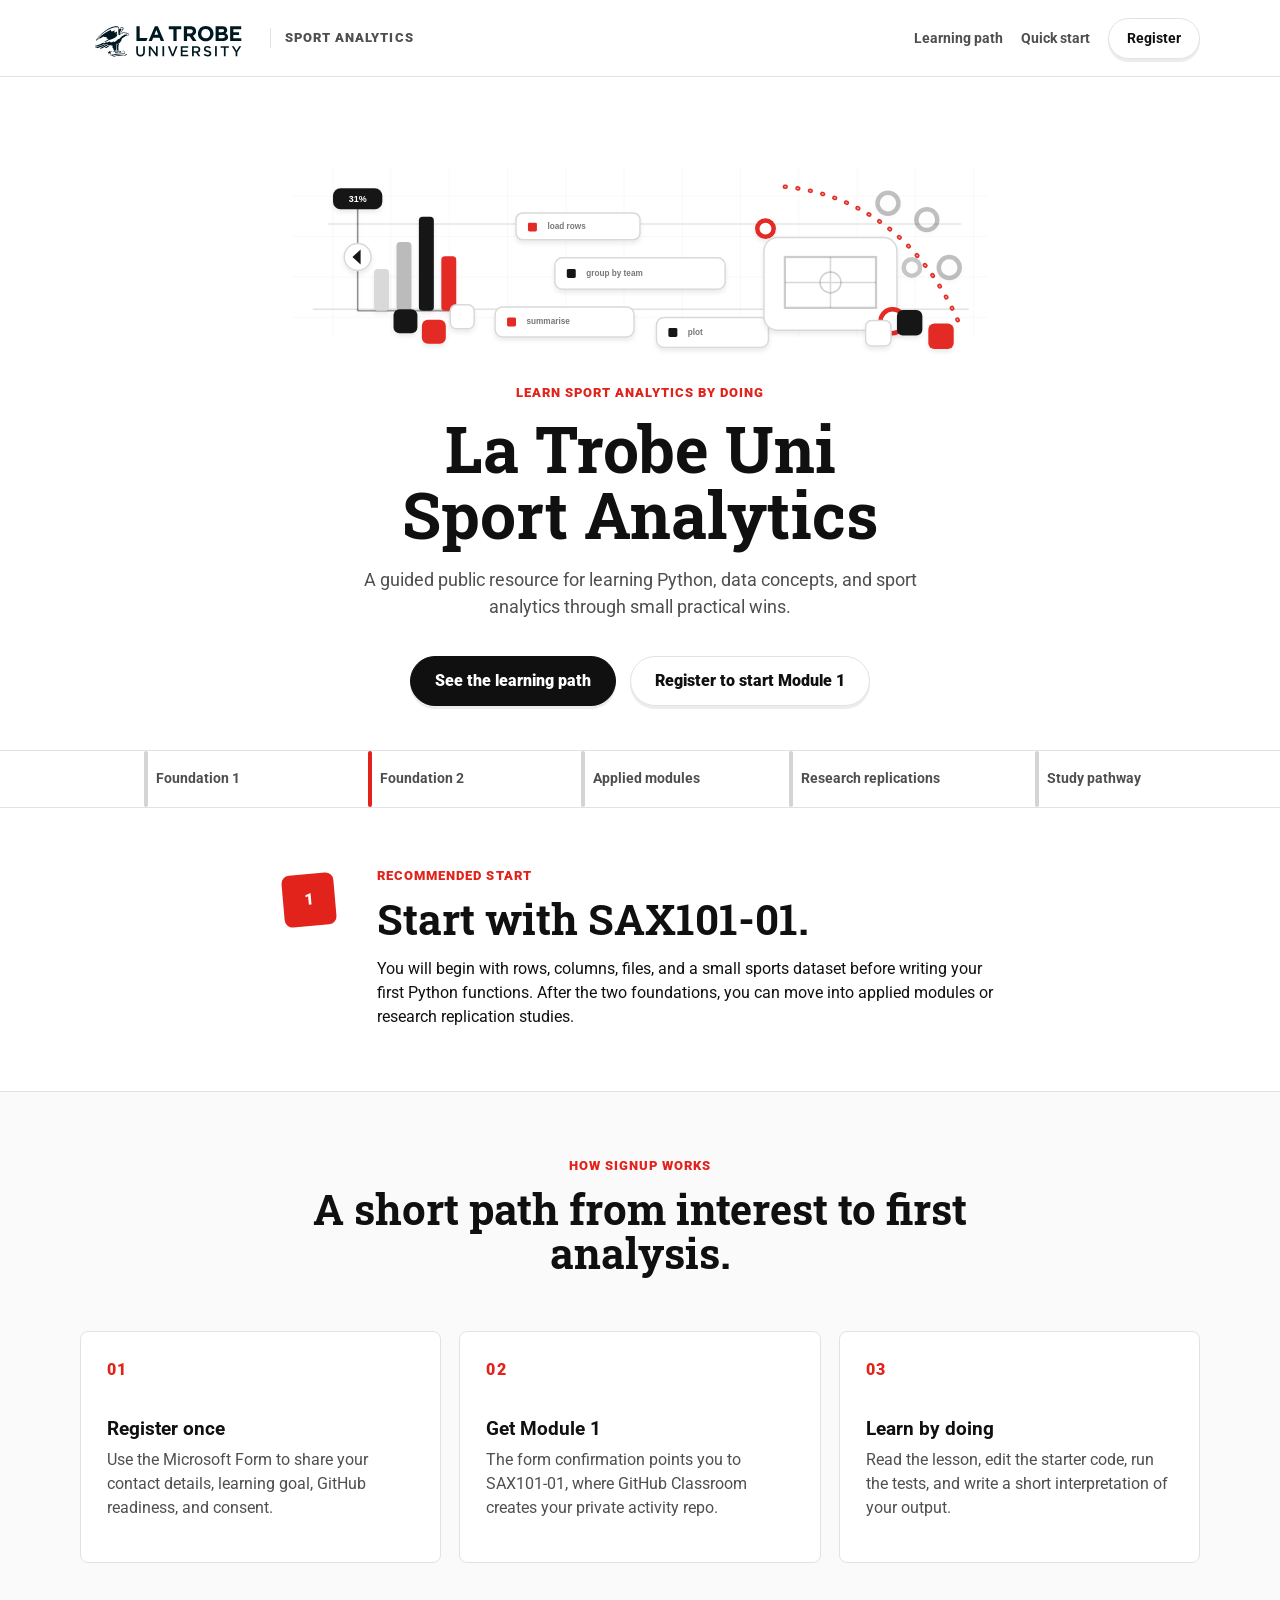
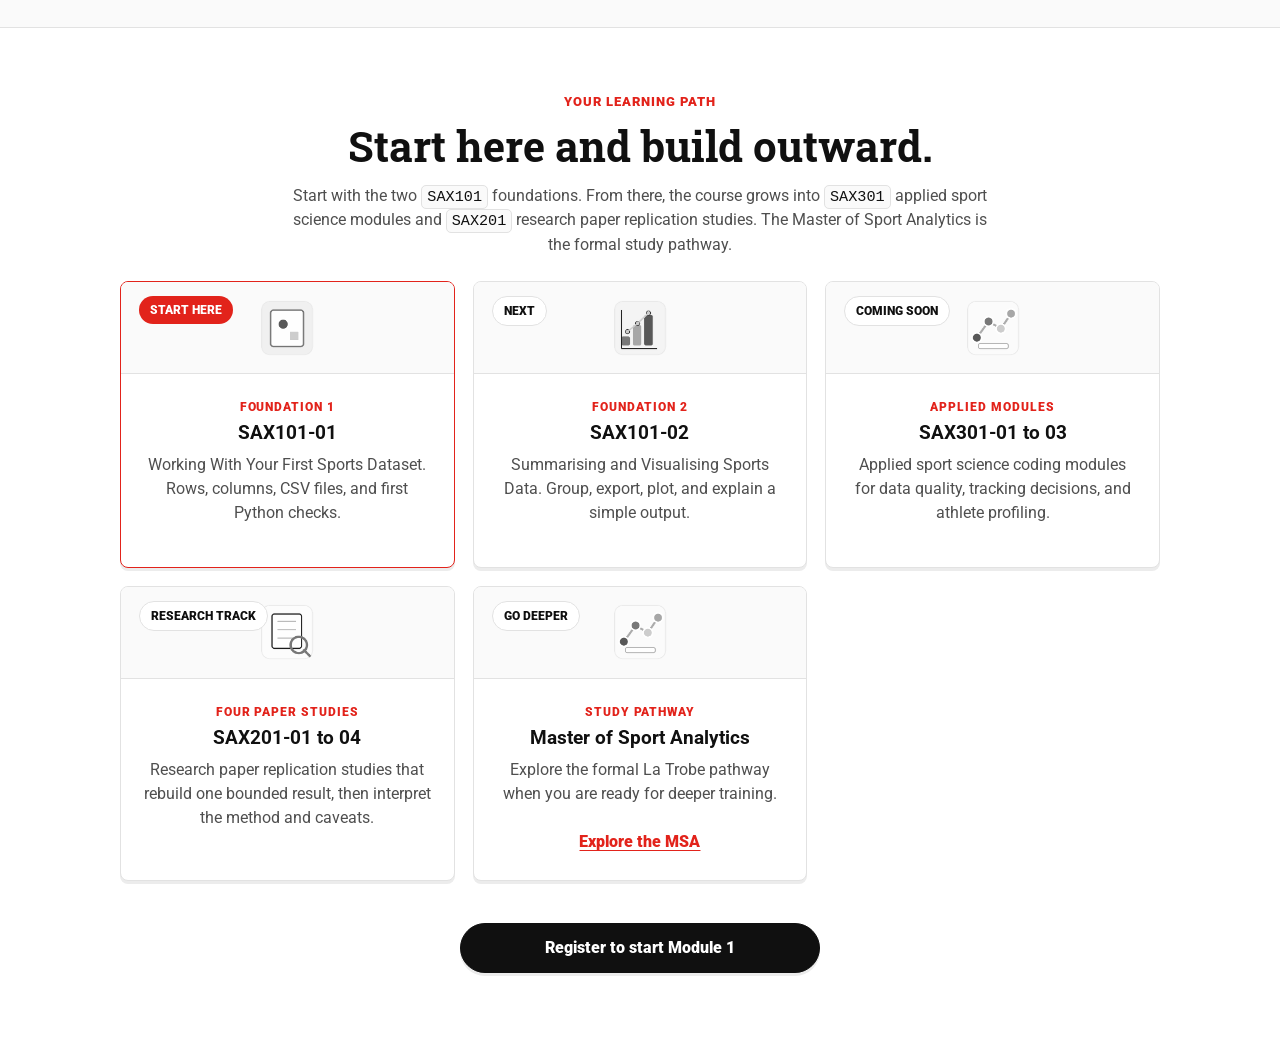
<file: docs/index.html>
<!doctype html>
<html lang="en">
<head>
  <meta charset="utf-8">
  <meta name="viewport" content="width=device-width, initial-scale=1">
  <title>La Trobe Uni Sport Analytics</title>
  <meta name="description" content="A guided, beginner-friendly public resource for learning sport analytics with Python through La Trobe Uni Sport Analytics.">
  <link rel="stylesheet" href="./styles.css">
</head>
<body data-page="home">
  <header class="site-header">
    <div class="shell header-inner">
      <a class="brand-lockup" href="./index.html" aria-label="La Trobe Uni Sport Analytics home">
        <span class="logo-panel"><img src="./assets/la-trobe-logo-black.svg" alt="La Trobe University"></span>
        <span class="program-label">Sport Analytics</span>
      </a>
      <nav class="site-nav" aria-label="Primary">
        <a href="#path">Learning path</a>
        <a href="./quick-start.html">Quick start</a>
        <a class="nav-cta" href="./register.html">Register</a>
      </nav>
    </div>
  </header>

  <main>
    <section class="hero-screen" aria-labelledby="hero-title">
      <div class="shell hero-inner">
        <div class="hero-visual" aria-hidden="true">
          <img src="./assets/hero-sport-data-lab.svg" alt="">
        </div>
        <p class="hero-kicker">Learn sport analytics by doing</p>
        <h1 id="hero-title"><span>La Trobe Uni</span><span>Sport Analytics</span></h1>
        <p class="hero-copy">
          A guided public resource for learning Python, data concepts, and sport analytics through small practical wins.
        </p>

        <div class="hero-actions">
          <a class="button primary" href="#path">See the learning path</a>
          <a class="button secondary" href="./register.html">Register to start Module 1</a>
        </div>
      </div>
      <div class="topic-rail-wrap">
        <div class="topic-rail shell" aria-label="Course themes">
          <span><span class="rail-dot rail-blue"></span>Foundation 1</span>
          <span><span class="rail-dot rail-red"></span>Foundation 2</span>
          <span><span class="rail-dot rail-green"></span>Applied modules</span>
          <span><span class="rail-dot rail-yellow"></span>Research replications</span>
          <span><span class="rail-dot rail-dark"></span>Study pathway</span>
        </div>
      </div>
    </section>

    <section class="recommendation-section" aria-labelledby="recommendation-title">
      <div class="shell recommendation-layout">
        <div class="step-chip" aria-hidden="true">1</div>
        <div>
          <p class="section-label">Recommended start</p>
          <h2 id="recommendation-title">Start with SAX101-01.</h2>
          <p>
            You will begin with rows, columns, files, and a small sports dataset before writing your first Python functions. After the two foundations, you can move into applied modules or research replication studies.
          </p>
        </div>
      </div>
    </section>

    <section class="story-section" aria-labelledby="story-title">
      <div class="shell story-layout">
        <div class="section-heading">
          <p class="section-label">How signup works</p>
          <h2 id="story-title">A short path from interest to first analysis.</h2>
        </div>
        <div class="story-steps">
          <article>
            <span>01</span>
            <h3>Register once</h3>
            <p>Use the Microsoft Form to share your contact details, learning goal, GitHub readiness, and consent.</p>
          </article>
          <article>
            <span>02</span>
            <h3>Get Module 1</h3>
            <p>The form confirmation points you to SAX101-01, where GitHub Classroom creates your private activity repo.</p>
          </article>
          <article>
            <span>03</span>
            <h3>Learn by doing</h3>
            <p>Read the lesson, edit the starter code, run the tests, and write a short interpretation of your output.</p>
          </article>
        </div>
      </div>
    </section>

    <section class="path-section" id="path" aria-labelledby="path-title">
      <div class="shell">
        <div class="section-heading">
          <p class="section-label">Your learning path</p>
          <h2 id="path-title">Start here and build outward.</h2>
          <p class="section-intro">
            Start with the two <code>SAX101</code> foundations. From there, the course grows into
            <code>SAX301</code> applied sport science modules and <code>SAX201</code> research paper
            replication studies. The Master of Sport Analytics is the formal study pathway.
          </p>
        </div>

        <div class="path-grid" aria-label="La Trobe Uni Sport Analytics learning path">
          <article class="path-card is-selected" data-path-card>
            <span class="pick-badge">Start here</span>
            <div class="path-card-media"><img src="./assets/icon-dataset.png" alt="" aria-hidden="true"></div>
            <div class="path-card-body">
              <p class="path-meta">Foundation 1</p>
              <h3>SAX101-01</h3>
              <p>Working With Your First Sports Dataset. Rows, columns, CSV files, and first Python checks.</p>
            </div>
          </article>

          <article class="path-card">
            <span class="pick-badge muted">Next</span>
            <div class="path-card-media"><img src="./assets/icon-visualisation.png" alt="" aria-hidden="true"></div>
            <div class="path-card-body">
              <p class="path-meta">Foundation 2</p>
              <h3>SAX101-02</h3>
              <p>Summarising and Visualising Sports Data. Group, export, plot, and explain a simple output.</p>
            </div>
          </article>

          <article class="path-card">
            <span class="pick-badge muted">Coming soon</span>
            <div class="path-card-media"><img src="./assets/icon-pathway.png" alt="" aria-hidden="true"></div>
            <div class="path-card-body">
              <p class="path-meta">Applied modules</p>
              <h3>SAX301-01 to 03</h3>
              <p>Applied sport science coding modules for data quality, tracking decisions, and athlete profiling.</p>
            </div>
          </article>

          <article class="path-card">
            <span class="pick-badge muted">Research track</span>
            <div class="path-card-media"><img src="./assets/icon-case-study.png" alt="" aria-hidden="true"></div>
            <div class="path-card-body">
              <p class="path-meta">Four paper studies</p>
              <h3>SAX201-01 to 04</h3>
              <p>Research paper replication studies that rebuild one bounded result, then interpret the method and caveats.</p>
            </div>
          </article>

          <article class="path-card pathway-card">
            <span class="pick-badge muted">Go deeper</span>
            <div class="path-card-media"><img src="./assets/icon-pathway.png" alt="" aria-hidden="true"></div>
            <div class="path-card-body">
              <p class="path-meta">Study pathway</p>
              <h3>Master of Sport Analytics</h3>
              <p>Explore the formal La Trobe pathway when you are ready for deeper training.</p>
              <a class="path-link" href="https://www.latrobe.edu.au/courses/master-of-sport-analytics">Explore the MSA</a>
            </div>
          </article>
        </div>

        <div class="continue-dock">
          <a class="button dock-button" href="./register.html">Register to start Module 1</a>
        </div>
      </div>
    </section>
  </main>
</body>
</html>
</file>
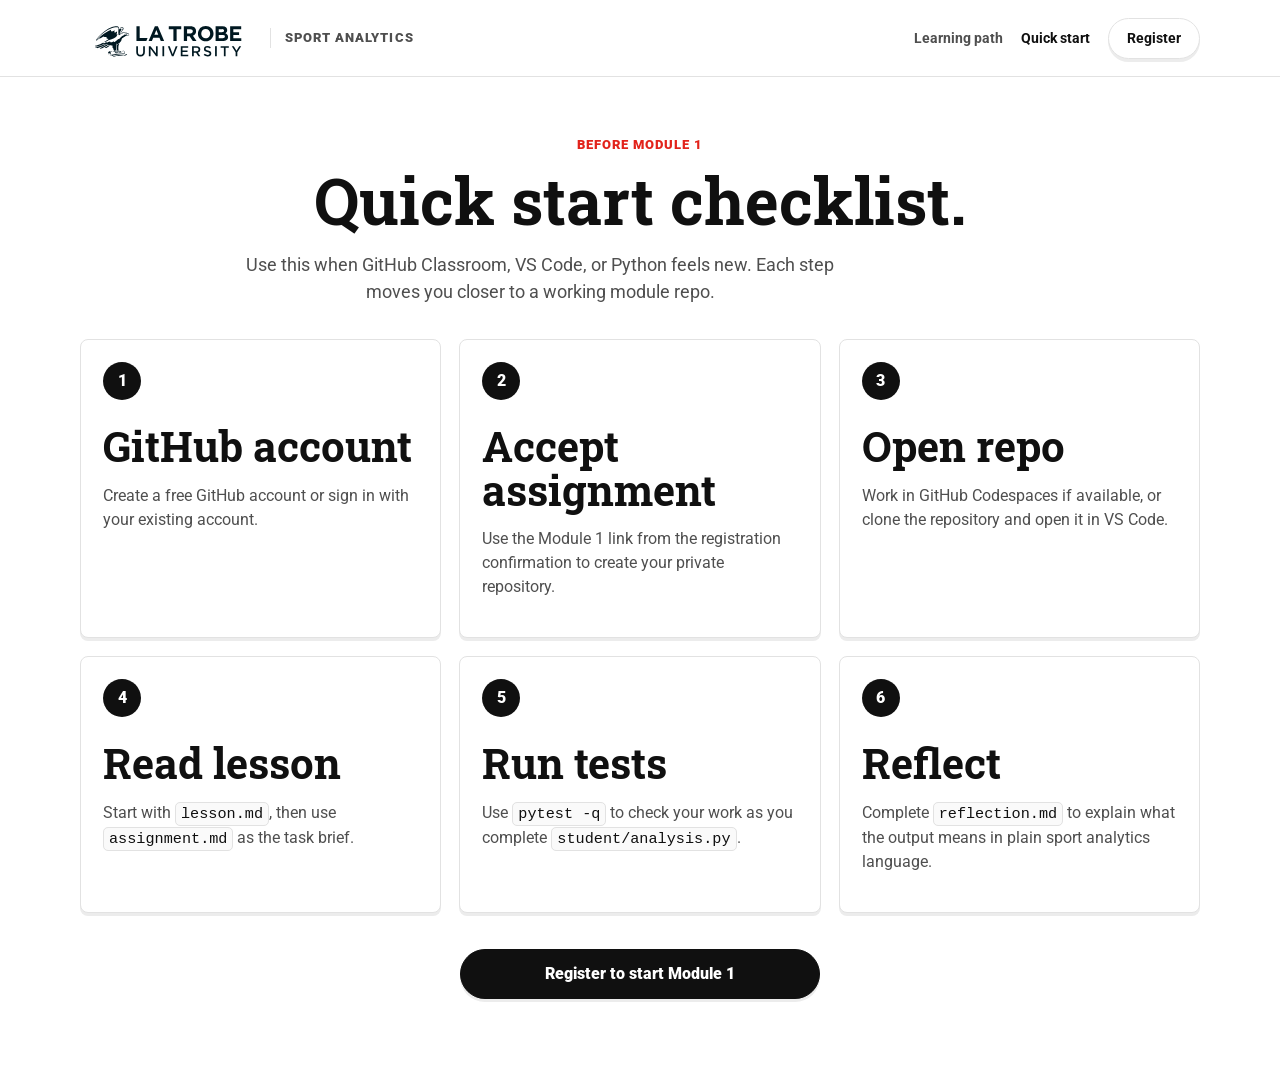
<file: docs/quick-start.html>
<!doctype html>
<html lang="en">
<head>
  <meta charset="utf-8">
  <meta name="viewport" content="width=device-width, initial-scale=1">
  <title>Quick Start | La Trobe Uni Sport Analytics</title>
  <meta name="description" content="A compact checklist for starting La Trobe Uni Sport Analytics GitHub Classroom modules.">
  <link rel="stylesheet" href="./styles.css">
</head>
<body data-page="quick-start">
  <header class="site-header">
    <div class="shell header-inner">
      <a class="brand-lockup" href="./index.html" aria-label="La Trobe Uni Sport Analytics home">
        <span class="logo-panel"><img src="./assets/la-trobe-logo-black.svg" alt="La Trobe University"></span>
        <span class="program-label">Sport Analytics</span>
      </a>
      <nav class="site-nav" aria-label="Primary">
        <a href="./index.html#path">Learning path</a>
        <a href="./quick-start.html" aria-current="page">Quick start</a>
        <a class="nav-cta" href="./register.html">Register</a>
      </nav>
    </div>
  </header>

  <main class="page-shell">
    <section class="page-intro shell narrow" aria-labelledby="quick-title">
      <p class="hero-kicker">Before Module 1</p>
      <h1 id="quick-title">Quick start checklist.</h1>
      <p class="hero-copy">
        Use this when GitHub Classroom, VS Code, or Python feels new. Each step moves you closer to a working module repo.
      </p>
    </section>

    <section class="shell checklist-grid" aria-label="Quick start checklist">
      <article class="check-card">
        <span class="step-number">1</span>
        <h2>GitHub account</h2>
        <p>Create a free GitHub account or sign in with your existing account.</p>
      </article>
      <article class="check-card">
        <span class="step-number">2</span>
        <h2>Accept assignment</h2>
        <p>Use the Module 1 link from the registration confirmation to create your private repository.</p>
      </article>
      <article class="check-card">
        <span class="step-number">3</span>
        <h2>Open repo</h2>
        <p>Work in GitHub Codespaces if available, or clone the repository and open it in VS Code.</p>
      </article>
      <article class="check-card">
        <span class="step-number">4</span>
        <h2>Read lesson</h2>
        <p>Start with <code>lesson.md</code>, then use <code>assignment.md</code> as the task brief.</p>
      </article>
      <article class="check-card">
        <span class="step-number">5</span>
        <h2>Run tests</h2>
        <p>Use <code>pytest -q</code> to check your work as you complete <code>student/analysis.py</code>.</p>
      </article>
      <article class="check-card">
        <span class="step-number">6</span>
        <h2>Reflect</h2>
        <p>Complete <code>reflection.md</code> to explain what the output means in plain sport analytics language.</p>
      </article>
    </section>

    <div class="shell continue-dock page-dock">
      <a class="button dock-button" href="./register.html">Register to start Module 1</a>
    </div>
  </main>
</body>
</html>
</file>
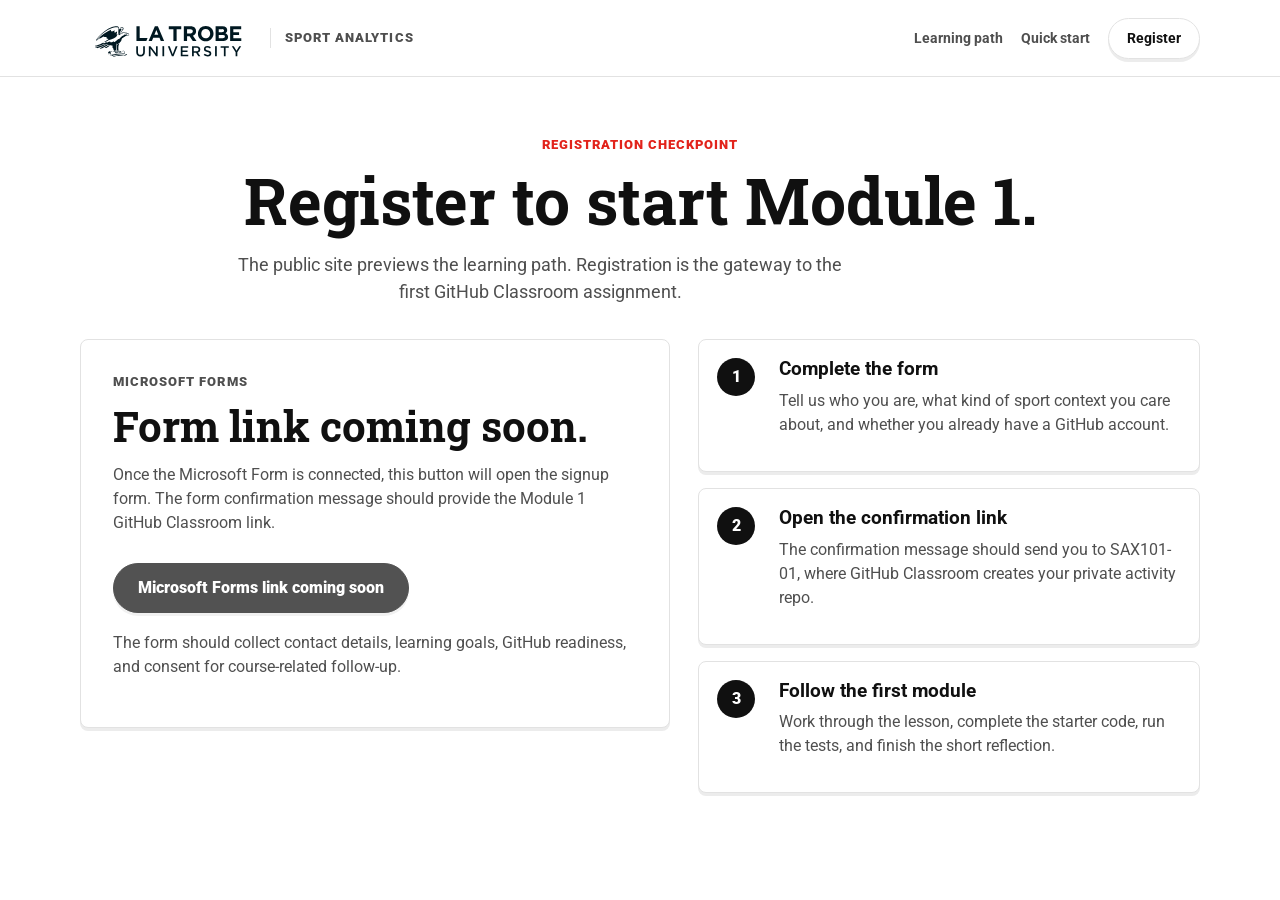
<file: docs/register.html>
<!doctype html>
<html lang="en">
<head>
  <meta charset="utf-8">
  <meta name="viewport" content="width=device-width, initial-scale=1">
  <title>Register | La Trobe Uni Sport Analytics</title>
  <meta name="description" content="Registration checkpoint for La Trobe Uni Sport Analytics.">
  <link rel="stylesheet" href="./styles.css">
</head>
<body data-page="register">
  <header class="site-header">
    <div class="shell header-inner">
      <a class="brand-lockup" href="./index.html" aria-label="La Trobe Uni Sport Analytics home">
        <span class="logo-panel"><img src="./assets/la-trobe-logo-black.svg" alt="La Trobe University"></span>
        <span class="program-label">Sport Analytics</span>
      </a>
      <nav class="site-nav" aria-label="Primary">
        <a href="./index.html#path">Learning path</a>
        <a href="./quick-start.html">Quick start</a>
        <a class="nav-cta" href="./register.html" aria-current="page">Register</a>
      </nav>
    </div>
  </header>

  <main class="page-shell">
    <section class="page-intro shell narrow" aria-labelledby="register-title">
      <p class="hero-kicker">Registration checkpoint</p>
      <h1 id="register-title">Register to start Module 1.</h1>
      <p class="hero-copy">
        The public site previews the learning path. Registration is the gateway to the first GitHub Classroom assignment.
      </p>
    </section>

    <section class="shell register-layout" aria-label="Registration steps">
      <div class="checkpoint-panel">
        <p class="section-label">Microsoft Forms</p>
        <h2>Form link coming soon.</h2>
        <p>
          Once the Microsoft Form is connected, this button will open the signup form. The form confirmation message should provide the Module 1 GitHub Classroom link.
        </p>
        <a class="button primary is-disabled" href="#" aria-disabled="true">Microsoft Forms link coming soon</a>
        <p class="microcopy">
          The form should collect contact details, learning goals, GitHub readiness, and consent for course-related follow-up.
        </p>
      </div>

      <ol class="flow-list">
        <li>
          <span class="step-number">1</span>
          <div>
            <h3>Complete the form</h3>
            <p>Tell us who you are, what kind of sport context you care about, and whether you already have a GitHub account.</p>
          </div>
        </li>
        <li>
          <span class="step-number">2</span>
          <div>
            <h3>Open the confirmation link</h3>
            <p>The confirmation message should send you to SAX101-01, where GitHub Classroom creates your private activity repo.</p>
          </div>
        </li>
        <li>
          <span class="step-number">3</span>
          <div>
            <h3>Follow the first module</h3>
            <p>Work through the lesson, complete the starter code, run the tests, and finish the short reflection.</p>
          </div>
        </li>
      </ol>
    </section>
  </main>
</body>
</html>
</file>
<file: docs/styles.css>
@import url("https://fonts.googleapis.com/css2?family=Roboto:wght@400;500;700;900&family=Roboto+Slab:wght@500;700&display=swap");

:root {
  --ltu-red: #e2231b;
  --ink: #101010;
  --graphite: #4f4f4f;
  --muted: #727272;
  --line: #e2e2e2;
  --paper: #ffffff;
  --soft: #fafafa;
  --shadow: 0 3px 0 rgba(16, 16, 16, 0.08);
  --display-font: "Roboto Slab", Georgia, serif;
  --body-font: "Roboto", "Segoe UI", sans-serif;
}

* {
  box-sizing: border-box;
}

html {
  scroll-behavior: smooth;
}

body {
  margin: 0;
  color: var(--ink);
  background: var(--paper);
  font-family: var(--body-font);
  line-height: 1.5;
  overflow-x: hidden;
}

body::selection {
  color: var(--paper);
  background: var(--ltu-red);
}

a {
  color: var(--ltu-red);
  text-underline-offset: 0.18em;
}

img {
  display: block;
  max-width: 100%;
}

a {
  -webkit-tap-highlight-color: transparent;
}

.shell {
  width: min(1120px, calc(100% - 32px));
  margin: 0 auto;
}

.narrow {
  width: min(820px, calc(100% - 32px));
}

.site-header {
  position: sticky;
  top: 0;
  z-index: 20;
  background: rgba(255, 255, 255, 0.96);
  border-bottom: 1px solid var(--line);
  backdrop-filter: blur(12px);
}

.header-inner {
  display: flex;
  align-items: center;
  justify-content: space-between;
  gap: 24px;
  min-height: 76px;
}

.brand-lockup {
  display: flex;
  align-items: center;
  gap: 14px;
  color: var(--ink);
  text-decoration: none;
}

.logo-panel {
  display: grid;
  place-items: center;
  width: 176px;
  height: 54px;
  padding: 0;
  background: var(--paper);
}

.logo-panel img {
  width: 100%;
  height: auto;
}

.program-label {
  padding-left: 14px;
  color: var(--graphite);
  border-left: 1px solid var(--line);
  font-size: 13px;
  font-weight: 900;
  letter-spacing: 0.08em;
  text-transform: uppercase;
}

.site-nav {
  display: flex;
  align-items: center;
  gap: 18px;
}

.site-nav a {
  color: var(--graphite);
  font-size: 14px;
  font-weight: 700;
  text-decoration: none;
}

.site-nav a:hover,
.site-nav a[aria-current="page"] {
  color: var(--ink);
}

.nav-cta {
  min-height: 38px;
  padding: 9px 18px;
  color: var(--ink) !important;
  background: var(--paper);
  border: 1px solid var(--line);
  border-radius: 999px;
  box-shadow: var(--shadow);
}

.hero-screen {
  padding: 54px 0 0;
  border-bottom: 1px solid var(--line);
}

.hero-inner {
  display: grid;
  justify-items: center;
  padding: 24px 24px 44px;
  overflow: hidden;
  text-align: center;
}

.hero-visual {
  width: min(900px, 100%);
  height: 210px;
  margin-bottom: 18px;
}

.hero-visual img {
  width: 100%;
  height: 100%;
  object-fit: contain;
  opacity: 0.96;
  pointer-events: none;
}

.hero-kicker,
.section-label {
  margin: 0 0 12px;
  color: var(--ltu-red);
  font-size: 13px;
  font-weight: 900;
  letter-spacing: 0.08em;
  text-transform: uppercase;
}

h1,
h2,
h3,
p {
  margin-top: 0;
}

h1,
h2 {
  font-family: var(--display-font);
  letter-spacing: 0;
  line-height: 1.04;
}

h1 {
  width: min(820px, 100%);
  max-width: 820px;
  margin-bottom: 18px;
  font-size: 64px;
}

h1 span {
  display: block;
}

h2 {
  margin-bottom: 16px;
  font-size: 42px;
}

h3 {
  margin-bottom: 8px;
  font-size: 19px;
  line-height: 1.2;
}

.hero-copy {
  width: min(620px, 100%);
  max-width: 620px;
  margin-bottom: 28px;
  color: var(--graphite);
  font-size: 18px;
}

.hero-actions {
  display: flex;
  flex-wrap: wrap;
  justify-content: center;
  gap: 14px;
  margin-top: 8px;
}

.button {
  display: inline-flex;
  align-items: center;
  justify-content: center;
  min-height: 50px;
  padding: 12px 24px;
  border: 1px solid transparent;
  border-radius: 999px;
  font-weight: 900;
  text-align: center;
  text-decoration: none;
  transition: transform 160ms ease, box-shadow 160ms ease;
}

.button:hover {
  transform: translateY(-1px);
}

.primary,
.dock-button {
  color: var(--paper);
  background: var(--ink);
  border-color: var(--ink);
  box-shadow: var(--shadow);
}

.secondary {
  color: var(--ink);
  background: var(--paper);
  border-color: var(--line);
  box-shadow: var(--shadow);
}

.topic-rail-wrap {
  border-top: 1px solid var(--line);
}

.topic-rail {
  display: grid;
  grid-template-columns: repeat(5, minmax(0, 1fr));
}

.topic-rail span {
  display: inline-flex;
  align-items: center;
  justify-content: center;
  gap: 8px;
  min-height: 56px;
  color: var(--graphite);
  font-size: 14px;
  font-weight: 700;
}

.rail-dot {
  width: 4px;
  height: 30px;
  border-radius: 999px;
  background: var(--ltu-red);
}

.rail-blue,
.rail-green,
.rail-yellow,
.rail-dark {
  background: var(--ink);
  opacity: 0.18;
}

.rail-red {
  background: var(--ltu-red);
}

.recommendation-section {
  padding: 58px 0 46px;
  background: var(--paper);
}

.recommendation-layout {
  display: grid;
  grid-template-columns: 72px minmax(0, 620px);
  justify-content: center;
  gap: 22px;
}

.step-chip {
  display: grid;
  place-items: center;
  width: 52px;
  height: 52px;
  margin-top: 8px;
  color: var(--paper);
  background: var(--ltu-red);
  border-radius: 8px;
  font-weight: 900;
  transform: rotate(-5deg);
}

.story-section {
  padding: 64px 0;
  background: var(--soft);
  border-top: 1px solid var(--line);
  border-bottom: 1px solid var(--line);
}

.story-layout {
  display: grid;
  gap: 30px;
}

.section-heading {
  max-width: 720px;
  margin: 0 auto 10px;
  text-align: center;
}

.section-intro {
  max-width: 780px;
  margin: 0 auto 24px;
  color: var(--graphite);
  font-size: 16px;
}

.story-steps {
  display: grid;
  gap: 18px;
  grid-template-columns: repeat(3, minmax(0, 1fr));
}

.story-steps article {
  min-height: 210px;
  padding: 26px;
  background: var(--paper);
  border: 1px solid var(--line);
  border-radius: 8px;
}

.story-steps span {
  display: inline-flex;
  margin-bottom: 36px;
  color: var(--ltu-red);
  font-weight: 900;
  letter-spacing: 0.08em;
}

.path-section {
  padding: 64px 0 86px;
  background: var(--paper);
}

.path-grid {
  display: grid;
  gap: 18px;
  grid-template-columns: repeat(3, minmax(0, 1fr));
  align-items: stretch;
  width: min(1040px, 100%);
  margin: 0 auto;
}

.path-card {
  position: relative;
  min-height: 246px;
  overflow: hidden;
  padding: 0;
  background: var(--paper);
  border: 1px solid var(--line);
  border-radius: 8px;
  box-shadow: var(--shadow);
}

.path-card.is-selected {
  border-color: var(--ltu-red);
}

.path-card-media {
  display: grid;
  place-items: center;
  height: 92px;
  background: var(--soft);
  border-bottom: 1px solid var(--line);
}

.path-card-media img {
  width: 72px;
  height: 72px;
  filter: grayscale(1) contrast(1.08);
  opacity: 0.9;
}

.path-card-body {
  padding: 24px 22px 26px;
}

.pick-badge {
  position: absolute;
  top: 14px;
  left: 18px;
  z-index: 2;
  padding: 5px 11px;
  color: var(--paper);
  background: var(--ltu-red);
  border-radius: 999px;
  font-size: 12px;
  font-weight: 900;
  text-transform: uppercase;
}

.pick-badge.muted {
  color: var(--ink);
  background: var(--paper);
  border: 1px solid var(--line);
}

.path-meta {
  margin-bottom: 6px;
  color: var(--ltu-red);
  font-size: 12px;
  font-weight: 900;
  letter-spacing: 0.08em;
  text-align: center;
  text-transform: uppercase;
}

.path-card h3,
.path-card p:not(.path-meta) {
  text-align: center;
}

.path-card p:not(.path-meta) {
  color: var(--graphite);
}

.path-link {
  display: inline-flex;
  justify-content: center;
  width: 100%;
  margin-top: 8px;
  color: var(--ltu-red);
  font-weight: 900;
}

.continue-dock {
  display: flex;
  justify-content: center;
  margin-top: 42px;
}

.dock-button {
  width: min(360px, 100%);
}

.page-shell {
  padding: 58px 0 88px;
}

.page-intro {
  margin-bottom: 34px;
  text-align: center;
}

.page-intro h1 {
  margin-right: auto;
  margin-left: auto;
}

.register-layout {
  display: grid;
  gap: 28px;
  grid-template-columns: minmax(0, 1fr) minmax(320px, 0.85fr);
  align-items: start;
}

.checkpoint-panel,
.check-card,
.flow-list li {
  background: var(--paper);
  border: 1px solid var(--line);
  border-radius: 8px;
  box-shadow: var(--shadow);
}

.checkpoint-panel {
  padding: 32px;
}

.checkpoint-panel .button {
  margin: 12px 0 18px;
}

.is-disabled {
  opacity: 0.72;
  pointer-events: none;
}

.flow-list {
  display: grid;
  gap: 16px;
  margin: 0;
  padding: 0;
  list-style: none;
}

.flow-list li {
  display: grid;
  grid-template-columns: 46px 1fr;
  gap: 16px;
  padding: 18px;
}

.step-number {
  display: grid;
  place-items: center;
  width: 38px;
  height: 38px;
  color: var(--paper);
  background: var(--ink);
  border-radius: 50%;
  font-weight: 900;
}

.flow-list p,
.check-card p,
.checkpoint-panel p,
.story-steps p,
.microcopy {
  color: var(--graphite);
}

.checklist-grid {
  display: grid;
  gap: 18px;
  grid-template-columns: repeat(3, minmax(0, 1fr));
}

.check-card {
  min-height: 210px;
  padding: 22px;
}

.check-card .step-number {
  margin-bottom: 24px;
}

code {
  padding: 2px 5px;
  background: var(--soft);
  border: 1px solid var(--line);
  border-radius: 5px;
  color: var(--ink);
  font-family: "SFMono-Regular", Consolas, "Liberation Mono", monospace;
  font-size: 0.95em;
}

.page-dock {
  margin-top: 36px;
}

@media (max-width: 980px) {
  h1 {
    font-size: 52px;
  }

  h2 {
    font-size: 36px;
  }

  .story-steps,
  .checklist-grid {
    grid-template-columns: repeat(2, minmax(0, 1fr));
  }

  .path-grid {
    grid-template-columns: repeat(2, minmax(0, 1fr));
  }

  .register-layout {
    grid-template-columns: 1fr;
  }
}

@media (max-width: 760px) {
  .header-inner {
    align-items: flex-start;
    flex-direction: column;
    padding: 14px 0;
  }

  .brand-lockup {
    align-items: flex-start;
    width: 100%;
  }

  .logo-panel {
    width: 150px;
    height: 46px;
  }

  .program-label {
    margin-top: 12px;
    font-size: 12px;
    white-space: nowrap;
  }

  .site-nav {
    width: 100%;
    display: grid;
    grid-template-columns: repeat(3, minmax(0, 1fr));
    gap: 10px;
  }

  .site-nav a {
    font-size: 13px;
    text-align: center;
  }

  .hero-screen {
    padding-top: 24px;
  }

  .hero-inner {
    padding: 28px 0 34px;
  }

  .hero-visual {
    width: 100%;
    height: 148px;
    margin-bottom: 16px;
  }

  .hero-visual img {
    width: 100%;
  }

  h1 {
    font-size: 34px;
  }

  h2 {
    font-size: 31px;
  }

  .hero-copy {
    font-size: 16px;
  }

  .story-steps,
  .path-grid,
  .checklist-grid,
  .topic-rail {
    grid-template-columns: 1fr;
  }

  .topic-rail span {
    justify-content: flex-start;
    min-height: 44px;
    padding-left: 12px;
  }

  .recommendation-layout {
    grid-template-columns: 1fr;
    text-align: center;
  }

  .step-chip {
    margin: 0 auto;
  }

  .path-section,
  .page-shell {
    padding-bottom: 56px;
  }

  .flow-list li {
    grid-template-columns: 1fr;
  }
}
</file>
